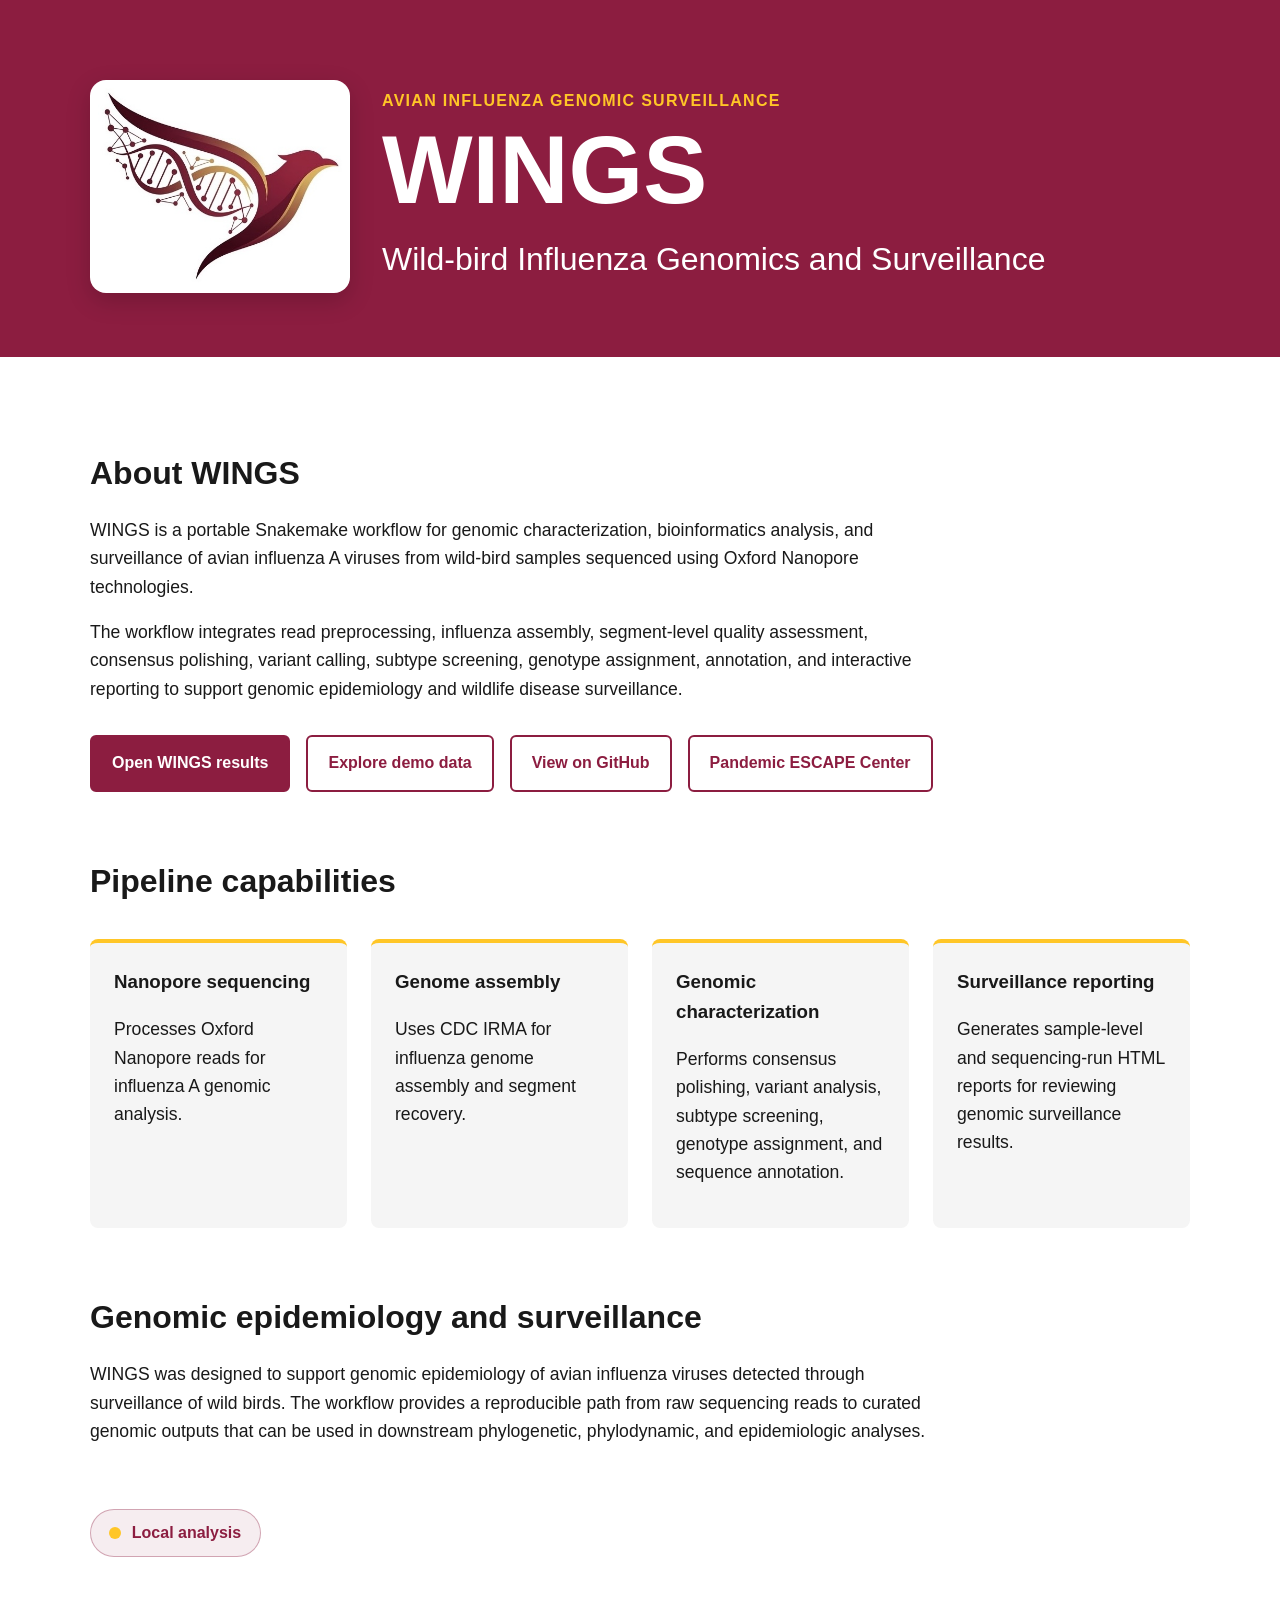
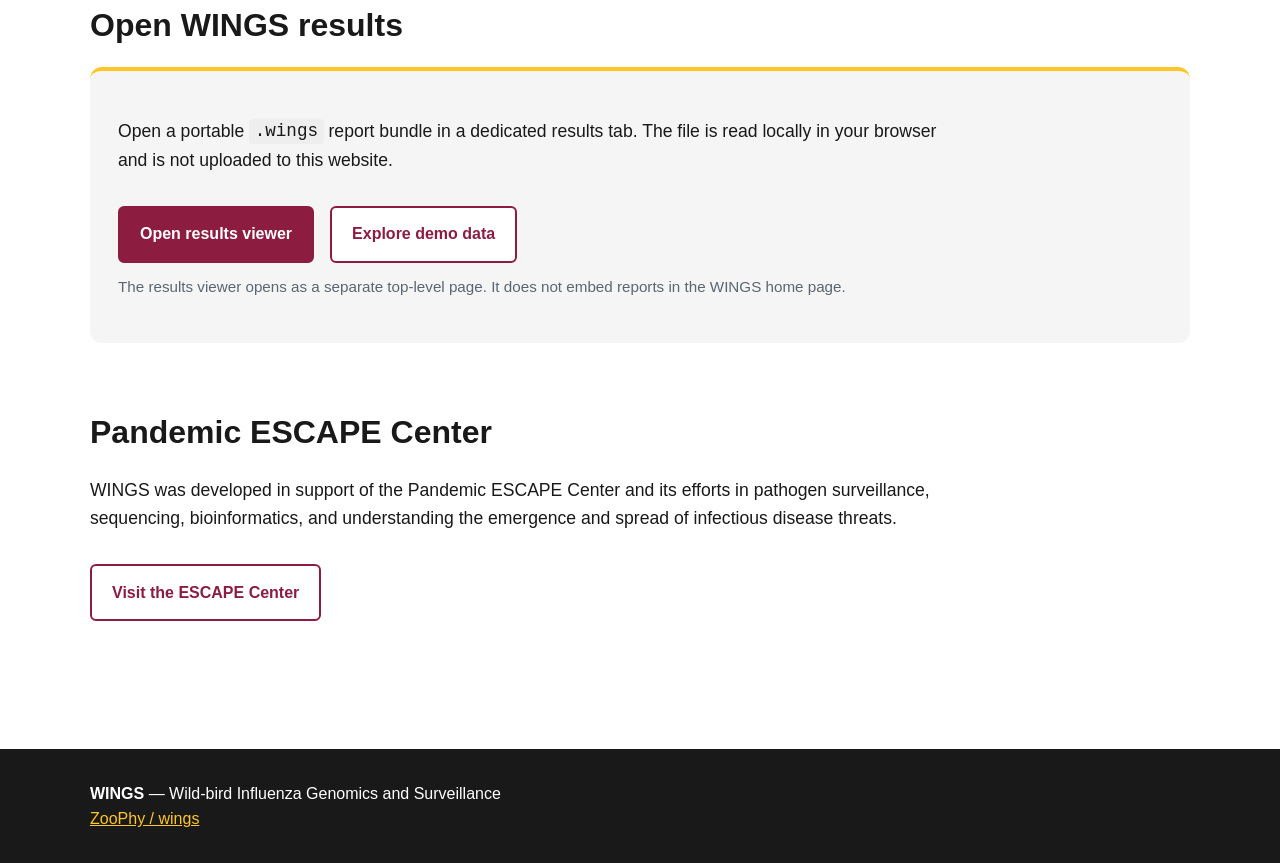
<file: index.html>
<!DOCTYPE html>
<html lang="en">
<head>
  <meta charset="UTF-8">
  <meta name="viewport" content="width=device-width, initial-scale=1.0">

  <title>WINGS | Wild-bird Influenza Genomics and Surveillance</title>

  <meta
    name="description"
    content="WINGS is a bioinformatics workflow for genomic characterization and surveillance of avian influenza viruses from wild-bird samples."
  >

  <style>
    :root {
      --maroon: #8C1D40;
      --gold: #FFC627;
      --black: #191919;
      --gray: #5c6670;
      --light-gray: #f5f5f5;
      --white: #ffffff;
    }

    * {
      box-sizing: border-box;
    }

    body {
      margin: 0;
      font-family: -apple-system, BlinkMacSystemFont, "Segoe UI", Arial, sans-serif;
      color: var(--black);
      background: var(--white);
      line-height: 1.6;
    }

    header {
      background: var(--maroon);
      color: var(--white);
      padding: 5rem 1.5rem 4rem;
    }

    .container {
      max-width: 1100px;
      margin: 0 auto;
    }

    .eyebrow {
      color: var(--gold);
      font-weight: 700;
      text-transform: uppercase;
      letter-spacing: 0.08em;
      margin-bottom: 0.5rem;
    }

    h1 {
      font-size: clamp(3rem, 8vw, 6rem);
      line-height: 1;
      margin: 0;
    }

    .subtitle {
      font-size: clamp(1.25rem, 3vw, 2rem);
      margin-top: 1rem;
      max-width: 850px;
    }

    main {
      padding: 4rem 1.5rem;
    }

    section {
      margin-bottom: 4rem;
    }

    h2 {
      font-size: 2rem;
      margin-bottom: 1rem;
    }

    p {
      font-size: 1.1rem;
      max-width: 850px;
    }

    .buttons {
      display: flex;
      flex-wrap: wrap;
      gap: 1rem;
      margin-top: 2rem;
    }

    .button {
      display: inline-block;
      padding: 0.85rem 1.25rem;
      border-radius: 6px;
      text-decoration: none;
      font-weight: 700;
      border: 2px solid var(--maroon);
    }

    .button-primary {
      background: var(--maroon);
      color: var(--white);
    }

    .button-secondary {
      background: var(--white);
      color: var(--maroon);
    }

    .grid {
      display: grid;
      grid-template-columns: repeat(auto-fit, minmax(230px, 1fr));
      gap: 1.5rem;
      margin-top: 2rem;
    }

    .card {
      background: var(--light-gray);
      padding: 1.5rem;
      border-radius: 8px;
      border-top: 4px solid var(--gold);
    }

    .card h3 {
      margin-top: 0;
    }

    code {
      background: #eeeeee;
      padding: 0.15rem 0.35rem;
      border-radius: 4px;
    }

    .hero-wrap {
      display: flex;
      align-items: center;
      gap: 2rem;
      flex-wrap: wrap;
    }

    .hero-logo {
      width: min(260px, 34vw);
      max-width: 260px;
      border-radius: 16px;
      background: var(--white);
      padding: 0.5rem;
      box-shadow: 0 8px 24px rgba(0, 0, 0, 0.18);
    }

    .hero-copy {
      flex: 1 1 460px;
    }

    @media (max-width: 700px) {
      .hero-logo {
        width: 180px;
      }
    }


    .local-badge {
      display: inline-flex;
      align-items: center;
      gap: 0.65rem;
      padding: 0.65rem 1.15rem;
      border: 1.5px solid rgba(140, 29, 64, 0.35);
      border-radius: 999px;
      background: rgba(140, 29, 64, 0.08);
      color: var(--maroon);
      font-weight: 700;
      font-size: 1rem;
      margin-bottom: 1rem;
    }

    .local-dot {
      width: 0.75rem;
      height: 0.75rem;
      border-radius: 50%;
      background: var(--gold);
      flex: 0 0 auto;
    }

    .modal-backdrop {
      position: fixed;
      inset: 0;
      background: rgba(0, 0, 0, 0.55);
      display: none;
      align-items: center;
      justify-content: center;
      padding: 1.5rem;
      z-index: 1000;
    }

    .modal-backdrop.is-open { display: flex; }

    .modal {
      width: min(560px, 100%);
      background: var(--white);
      border-radius: 12px;
      box-shadow: 0 18px 50px rgba(0, 0, 0, 0.3);
      padding: 1.75rem;
    }

    .modal h2 { margin-top: 0; margin-bottom: 0.75rem; }
    .modal p { font-size: 1rem; }

    .modal-command {
      display: block;
      margin: 1rem 0;
      padding: 0.85rem 1rem;
      background: var(--light-gray);
      border-left: 4px solid var(--gold);
      border-radius: 6px;
      font-family: ui-monospace, SFMono-Regular, Menlo, Monaco, Consolas, monospace;
      overflow-wrap: anywhere;
    }

    .modal-actions {
      display: flex;
      flex-wrap: wrap;
      gap: 0.75rem;
      margin-top: 1.25rem;
    }

    .modal-close {
      background: var(--white);
      color: var(--maroon);
      cursor: pointer;
    }

    .results-launcher {
      background: var(--light-gray);
      border-radius: 12px;
      padding: 1.75rem;
      border-top: 4px solid var(--gold);
    }

    .results-actions {
      display: grid;
      grid-template-columns: repeat(auto-fit, minmax(260px, 1fr));
      gap: 1rem;
      margin-top: 1.25rem;
    }

    .drop-zone {
      border: 2px dashed rgba(140, 29, 64, 0.45);
      border-radius: 10px;
      background: var(--white);
      padding: 1.5rem;
      text-align: center;
      cursor: pointer;
      transition: border-color .15s ease, background .15s ease;
    }

    .drop-zone.is-dragover {
      border-color: var(--maroon);
      background: #fff8df;
    }

    .drop-zone strong {
      display: block;
      color: var(--maroon);
      font-size: 1.1rem;
      margin-bottom: .35rem;
    }

    .drop-zone small {
      color: var(--gray);
    }

    .results-note {
      color: var(--gray);
      font-size: .95rem;
      margin-top: .8rem;
    }

    .results-status {
      color: var(--gray);
      font-size: .95rem;
      margin-top: 1rem;
      min-height: 1.5em;
    }

    footer {
      background: var(--black);
      color: var(--white);
      padding: 2rem 1.5rem;
    }

    footer a {
      color: var(--gold);
    }
  </style>
</head>

<body>

<header>
  <div class="container">
    <div class="hero-wrap">
      <img
        class="hero-logo"
        src="wings_logo.jpg"
        alt="WINGS logo: stylized wild bird with a DNA helix"
      >

      <div class="hero-copy">
        <div class="eyebrow">Avian Influenza Genomic Surveillance</div>

        <h1>WINGS</h1>

        <div class="subtitle">
          Wild-bird Influenza Genomics and Surveillance
        </div>
      </div>
    </div>
  </div>
</header>

<main>
  <div class="container">

    <section>
      <h2>About WINGS</h2>

      <p>
        WINGS is a portable Snakemake workflow for genomic characterization,
        bioinformatics analysis, and surveillance of avian influenza A viruses
        from wild-bird samples sequenced using Oxford Nanopore technologies.
      </p>

      <p>
        The workflow integrates read preprocessing, influenza assembly,
        segment-level quality assessment, consensus polishing, variant calling,
        subtype screening, genotype assignment, annotation, and interactive
        reporting to support genomic epidemiology and wildlife disease
        surveillance.
      </p>

      <div class="buttons">
        <a class="button button-primary" href="results.html?v=20260809-2" target="_blank" rel="noopener">Open WINGS results</a>

        <a class="button button-secondary" href="results.html?demo=1&v=20260809-2" target="_blank" rel="noopener">
          Explore demo data
        </a>

        <a
          class="button button-secondary"
          href="https://github.com/ZooPhy/wings"
        >
          View on GitHub
        </a>

        <a
          class="button button-secondary"
          href="https://escape.engr.uky.edu/"
        >
          Pandemic ESCAPE Center
        </a>
      </div>
    </section>

    <section>
      <h2>Pipeline capabilities</h2>

      <div class="grid">

        <div class="card">
          <h3>Nanopore sequencing</h3>
          <p>
            Processes Oxford Nanopore reads for influenza A genomic analysis.
          </p>
        </div>

        <div class="card">
          <h3>Genome assembly</h3>
          <p>
            Uses CDC IRMA for influenza genome assembly and segment recovery.
          </p>
        </div>

        <div class="card">
          <h3>Genomic characterization</h3>
          <p>
            Performs consensus polishing, variant analysis, subtype screening,
            genotype assignment, and sequence annotation.
          </p>
        </div>

        <div class="card">
          <h3>Surveillance reporting</h3>
          <p>
            Generates sample-level and sequencing-run HTML reports for
            reviewing genomic surveillance results.
          </p>
        </div>

      </div>
    </section>

    <section>
      <h2>Genomic epidemiology and surveillance</h2>

      <p>
        WINGS was designed to support genomic epidemiology of avian influenza
        viruses detected through surveillance of wild birds. The workflow
        provides a reproducible path from raw sequencing reads to curated
        genomic outputs that can be used in downstream phylogenetic,
        phylodynamic, and epidemiologic analyses.
      </p>
    </section>

    <section id="results-viewer">
      <div class="local-badge" aria-label="Local analysis">
        <span class="local-dot" aria-hidden="true"></span>
        Local analysis
      </div>

      <h2>Open WINGS results</h2>

      <div class="results-launcher">
        <p>
          Open a portable <code>.wings</code> report bundle in a dedicated results tab.
          The file is read locally in your browser and is not uploaded to this website.
        </p>

        <div class="buttons">
          <a class="button button-primary" href="results.html?v=20260809-2" target="_blank" rel="noopener">
            Open results viewer
          </a>
          <a class="button button-secondary" href="results.html?demo=1&v=20260809-2" target="_blank" rel="noopener">
            Explore demo data
          </a>
        </div>

        <p class="results-note">
          The results viewer opens as a separate top-level page. It does not embed reports in the WINGS home page.
        </p>
      </div>
    </section>

    <section>
      <h2>Pandemic ESCAPE Center</h2>

      <p>
        WINGS was developed in support of the Pandemic ESCAPE Center and its
        efforts in pathogen surveillance, sequencing, bioinformatics, and
        understanding the emergence and spread of infectious disease threats.
      </p>

      <div class="buttons">
        <a
          class="button button-secondary"
          href="https://escape.engr.uky.edu/"
        >
          Visit the ESCAPE Center
        </a>
      </div>
    </section>

  </div>
</main>

<footer>
  <div class="container">
    <strong>WINGS</strong> — Wild-bird Influenza Genomics and Surveillance
    <br>
    <a href="https://github.com/ZooPhy/wings">
      ZooPhy / wings
    </a>
  </div>
</footer>

<!-- WINGS_WEB_BUILD 2026-08-09-separate-results-v2 -->


</body>
</html>
</file>
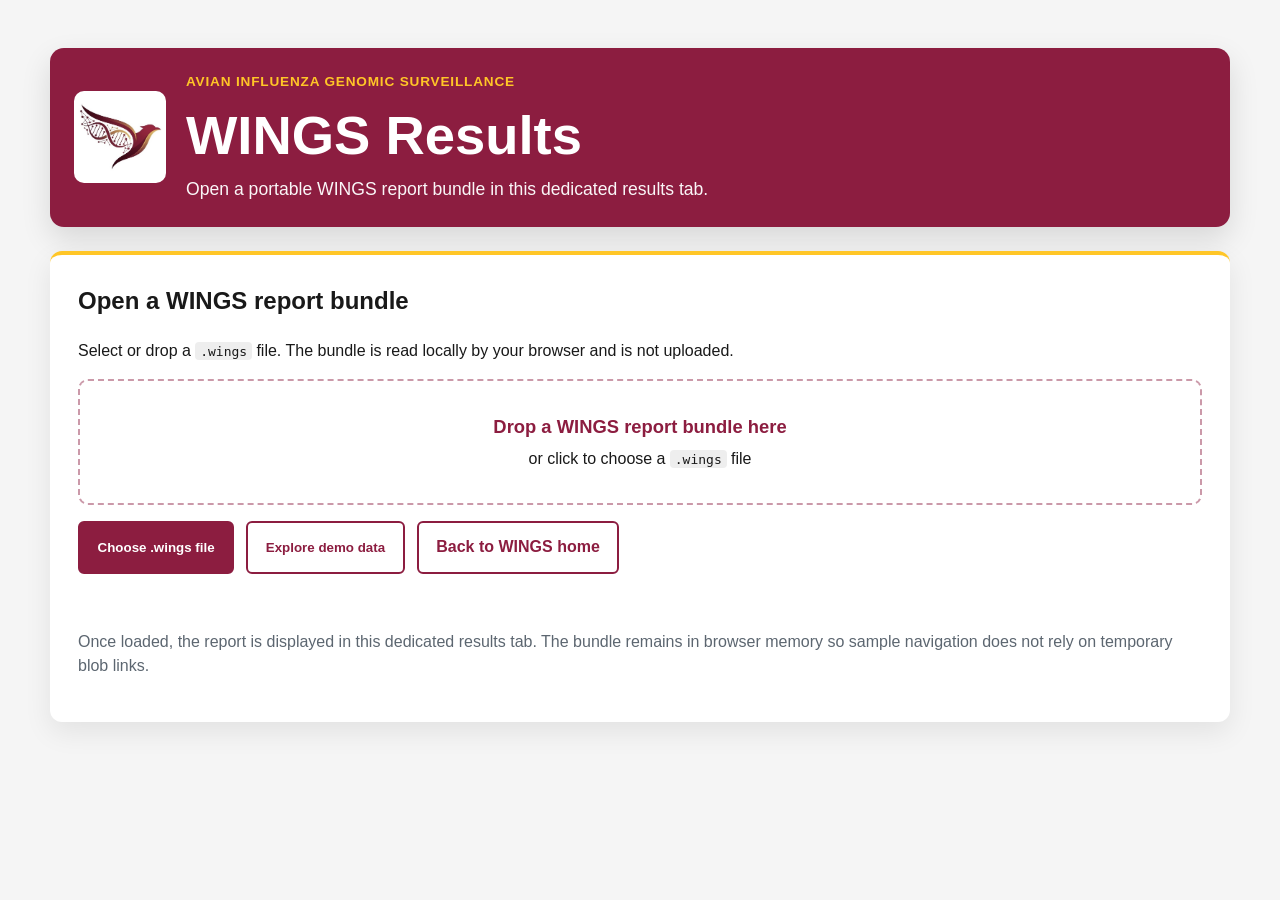
<file: results.html>
<!DOCTYPE html>
<html lang="en">
<head>
  <meta charset="UTF-8">
  <meta name="viewport" content="width=device-width, initial-scale=1.0">
  <meta http-equiv="Cache-Control" content="no-cache, no-store, must-revalidate">
  <meta http-equiv="Pragma" content="no-cache">
  <meta http-equiv="Expires" content="0">
  <title>WINGS Results</title>
  <style>
    :root {
      --maroon: #8C1D40;
      --gold: #FFC627;
      --black: #191919;
      --gray: #5c6670;
      --light-gray: #f5f5f5;
      --white: #ffffff;
    }

    * { box-sizing: border-box; }

    body {
      margin: 0;
      font-family: -apple-system, BlinkMacSystemFont, "Segoe UI", Arial, sans-serif;
      color: var(--black);
      background: var(--light-gray);
      line-height: 1.5;
    }

    .shell {
      width: min(1180px, calc(100% - 2rem));
      margin: 3rem auto;
    }

    .header {
      background: var(--maroon);
      color: var(--white);
      border-radius: 14px;
      padding: 1.5rem;
      display: flex;
      align-items: center;
      gap: 1.25rem;
      box-shadow: 0 12px 30px rgba(0,0,0,.12);
    }

    .header img {
      width: 92px;
      height: 92px;
      object-fit: contain;
      background: var(--white);
      border-radius: 10px;
      padding: .25rem;
    }

    .eyebrow {
      color: var(--gold);
      font-weight: 800;
      text-transform: uppercase;
      letter-spacing: .06em;
      font-size: .85rem;
    }

    h1 {
      margin: .15rem 0 0;
      font-size: clamp(2rem, 5vw, 3.4rem);
    }

    .subtitle {
      font-size: 1.1rem;
      opacity: .96;
    }

    .panel {
      margin-top: 1.5rem;
      background: var(--white);
      border-top: 4px solid var(--gold);
      border-radius: 12px;
      padding: 1.75rem;
      box-shadow: 0 10px 28px rgba(0,0,0,.08);
    }

    .panel h2 { margin-top: 0; }

    .drop-zone {
      border: 2px dashed rgba(140,29,64,.45);
      border-radius: 10px;
      padding: 2rem 1.25rem;
      text-align: center;
      cursor: pointer;
      transition: border-color .15s ease, background .15s ease;
    }

    .drop-zone.is-dragover {
      border-color: var(--maroon);
      background: #fff8df;
    }

    .drop-zone strong {
      display: block;
      color: var(--maroon);
      font-size: 1.15rem;
      margin-bottom: .4rem;
    }

    .actions {
      display: flex;
      flex-wrap: wrap;
      gap: .75rem;
      margin-top: 1rem;
    }

    .button {
      display: inline-block;
      padding: .8rem 1.1rem;
      border: 2px solid var(--maroon);
      border-radius: 6px;
      background: var(--white);
      color: var(--maroon);
      text-decoration: none;
      font-weight: 750;
      cursor: pointer;
    }

    .button-primary {
      background: var(--maroon);
      color: var(--white);
    }

    .note { color: var(--gray); }
    .status { margin-top: 1rem; color: var(--gray); min-height: 1.5em; }
    code { background: #eee; padding: .1rem .3rem; border-radius: 4px; }

    #report-viewer {
      display: none;
      min-height: 100vh;
      background: var(--light-gray);
    }

    #report-viewer.is-open {
      display: flex;
      flex-direction: column;
    }

    .report-toolbar {
      position: sticky;
      top: 0;
      z-index: 1000;
      display: flex;
      align-items: center;
      justify-content: space-between;
      gap: .75rem;
      padding: .75rem 1rem;
      background: rgba(255,255,255,.97);
      border-bottom: 1px solid #ddd;
      backdrop-filter: blur(8px);
    }

    .report-status {
      color: var(--gray);
      font-size: .95rem;
      overflow-wrap: anywhere;
    }

    .report-actions {
      display: flex;
      flex-wrap: wrap;
      justify-content: flex-end;
      gap: .65rem;
    }

    .report-frame {
      display: block;
      width: 100%;
      height: calc(100vh - 72px);
      min-height: 640px;
      border: 0;
      background: var(--white);
    }

    @media (max-width: 620px) {
      .shell { margin: 1rem auto; }
      .header { align-items: flex-start; }
      .header img { width: 72px; height: 72px; }
      .report-toolbar { align-items: flex-start; }
      .report-frame { height: calc(100vh - 118px); }
    }
  </style>
</head>
<body>
  <!-- WINGS_WEB_BUILD 2026-08-09-separate-results-v3-no-blob-navigation -->

  <main class="shell" id="bundle-launcher">
    <div class="header">
      <img src="wings_logo.jpg" alt="WINGS logo">
      <div>
        <div class="eyebrow">Avian Influenza Genomic Surveillance</div>
        <h1>WINGS Results</h1>
        <div class="subtitle">Open a portable WINGS report bundle in this dedicated results tab.</div>
      </div>
    </div>

    <section class="panel">
      <h2>Open a WINGS report bundle</h2>
      <p>
        Select or drop a <code>.wings</code> file. The bundle is read locally by your browser and is not uploaded.
      </p>

      <div class="drop-zone" id="drop-zone" tabindex="0" role="button" aria-controls="file-input">
        <strong>Drop a WINGS report bundle here</strong>
        <span>or click to choose a <code>.wings</code> file</span>
      </div>

      <div class="actions">
        <button class="button button-primary" type="button" id="choose-file">Choose .wings file</button>
        <button class="button" type="button" id="open-demo">Explore demo data</button>
        <a class="button" href="./">Back to WINGS home</a>
      </div>

      <div class="status" id="status" aria-live="polite"></div>
      <p class="note">Once loaded, the report is displayed in this dedicated results tab. The bundle remains in browser memory so sample navigation does not rely on temporary blob links.</p>
    </section>
  </main>

  <section id="report-viewer" aria-label="WINGS report viewer">
    <div class="report-toolbar">
      <div class="report-status" id="report-status">WINGS results</div>
      <div class="report-actions">
        <button class="button" type="button" id="back-to-run" hidden>Back to run summary</button>
        <button class="button" type="button" id="open-another">Open another .wings file</button>
        <button class="button" type="button" id="close-results">Close results</button>
      </div>
    </div>
    <iframe class="report-frame" id="report-frame" title="WINGS report"></iframe>
  </section>

  <input id="file-input" type="file" accept=".wings,application/json" hidden>

  <script>
    const fileInput = document.getElementById("file-input");
    const chooseFile = document.getElementById("choose-file");
    const openDemo = document.getElementById("open-demo");
    const dropZone = document.getElementById("drop-zone");
    const status = document.getElementById("status");
    const bundleLauncher = document.getElementById("bundle-launcher");
    const reportViewer = document.getElementById("report-viewer");
    const reportFrame = document.getElementById("report-frame");
    const reportStatus = document.getElementById("report-status");
    const backToRun = document.getElementById("back-to-run");
    const openAnother = document.getElementById("open-another");
    const closeResults = document.getElementById("close-results");

    let currentBundle = null;
    let currentRunLabel = "WINGS run summary";

    function normalizeSampleKey(value) {
      return String(value || "")
        .replace(/[?#].*$/, "")
        .replace(/\.sample_summary\.html$/i, "")
        .replace(/^.*\//, "");
    }

    function getRunSummaryHtml(bundle) {
      if (!bundle || !bundle.run_summary) return null;
      if (typeof bundle.run_summary === "string") return bundle.run_summary;
      if (typeof bundle.run_summary === "object" && typeof bundle.run_summary.html === "string") {
        return bundle.run_summary.html;
      }
      return null;
    }

    function getSampleHtml(bundle, sampleId) {
      if (!bundle || !bundle.samples) return null;

      const direct = bundle.samples[sampleId];
      if (typeof direct === "string") return direct;
      if (direct && typeof direct === "object" && typeof direct.html === "string") return direct.html;

      const normalized = normalizeSampleKey(sampleId);
      for (const [key, value] of Object.entries(bundle.samples)) {
        const filename = value && typeof value === "object" ? value.filename : "";
        const keyMatches = normalizeSampleKey(key) === normalized;
        const filenameMatches = filename && normalizeSampleKey(filename) === normalized;

        if (keyMatches || filenameMatches) {
          if (typeof value === "string") return value;
          if (value && typeof value === "object" && typeof value.html === "string") return value.html;
        }
      }
      return null;
    }

    function validateBundle(bundle) {
      if (!bundle || typeof bundle !== "object") throw new Error("The selected file is not a valid WINGS bundle.");
      if (bundle.format !== "WINGS_REPORT_BUNDLE") throw new Error("This file is not a WINGS report bundle.");
      if (!getRunSummaryHtml(bundle)) throw new Error("The bundle does not contain a run summary.");
      if (!bundle.samples || typeof bundle.samples !== "object") throw new Error("The bundle does not contain sample reports.");
      return bundle;
    }

    function renderReport(html, label, viewType) {
      if (!html) throw new Error(`No HTML was found for ${label}.`);

      bundleLauncher.style.display = "none";
      reportViewer.classList.add("is-open");
      reportStatus.textContent = label;
      backToRun.hidden = viewType !== "sample";
      reportFrame.srcdoc = html;
      window.scrollTo(0, 0);
    }

    function renderRunSummary() {
      if (!currentBundle) return;
      renderReport(getRunSummaryHtml(currentBundle), currentRunLabel, "run");
    }

    function attachReportNavigation() {
      const doc = reportFrame.contentDocument;
      if (!doc || !currentBundle) return;

      doc.addEventListener("click", (event) => {
        const target = event.target;
        const link = target && typeof target.closest === "function" ? target.closest("a") : null;
        if (!link) return;

        const rawHref = link.getAttribute("href") || "";

        if (rawHref.startsWith("#")) {
          event.preventDefault();
          event.stopPropagation();

          const id = decodeURIComponent(rawHref.slice(1));
          if (!id) return;

          const section = doc.getElementById(id) || doc.querySelector(`[name="${CSS.escape(id)}"]`);
          if (section) section.scrollIntoView({ behavior: "smooth", block: "start" });
          return;
        }

        if (!/sample_summary\.html(?:[?#].*)?$/i.test(rawHref)) return;

        event.preventDefault();
        event.stopPropagation();
        event.stopImmediatePropagation();

        const sampleHtml = getSampleHtml(currentBundle, rawHref);
        if (!sampleHtml) {
          window.alert("The selected sample report was not found in this WINGS bundle.");
          return;
        }

        renderReport(sampleHtml, normalizeSampleKey(rawHref), "sample");
      }, true);
    }

    async function openBundle(bundle, label) {
      currentBundle = validateBundle(bundle);
      currentRunLabel = label || "WINGS run summary";
      renderRunSummary();
    }

    async function loadFile(file) {
      status.textContent = `Reading ${file.name}...`;
      const text = await file.text();
      const bundle = JSON.parse(text);
      const label = `${file.name} · ${Object.keys(bundle.samples || {}).length} sample reports`;
      await openBundle(bundle, label);
    }

    async function loadDemo() {
      status.textContent = "Loading demo data...";
      const response = await fetch("demo/wings_demo.wings", { cache: "no-store" });
      if (!response.ok) throw new Error("Demo bundle is not available yet.");
      const bundle = await response.json();
      const label = `Demo WINGS run · ${Object.keys(bundle.samples || {}).length} sample reports`;
      await openBundle(bundle, label);
    }

    reportFrame.addEventListener("load", attachReportNavigation);

    backToRun.addEventListener("click", renderRunSummary);

    openAnother.addEventListener("click", () => {
      currentBundle = null;
      currentRunLabel = "WINGS run summary";
      reportFrame.removeAttribute("srcdoc");
      reportViewer.classList.remove("is-open");
      bundleLauncher.style.display = "block";
      status.textContent = "";
      window.scrollTo(0, 0);
    });

    closeResults.addEventListener("click", () => {
      window.close();
    });

    chooseFile.addEventListener("click", () => fileInput.click());
    dropZone.addEventListener("click", () => fileInput.click());
    dropZone.addEventListener("keydown", (event) => {
      if (event.key === "Enter" || event.key === " ") {
        event.preventDefault();
        fileInput.click();
      }
    });

    fileInput.addEventListener("change", async () => {
      if (!fileInput.files.length) return;
      try {
        await loadFile(fileInput.files[0]);
      } catch (error) {
        status.textContent = error.message;
      } finally {
        fileInput.value = "";
      }
    });

    ["dragenter", "dragover"].forEach((name) => {
      dropZone.addEventListener(name, (event) => {
        event.preventDefault();
        dropZone.classList.add("is-dragover");
      });
    });

    ["dragleave", "drop"].forEach((name) => {
      dropZone.addEventListener(name, (event) => {
        event.preventDefault();
        dropZone.classList.remove("is-dragover");
      });
    });

    dropZone.addEventListener("drop", async (event) => {
      const file = event.dataTransfer.files && event.dataTransfer.files[0];
      if (!file) return;
      try {
        await loadFile(file);
      } catch (error) {
        status.textContent = error.message;
      }
    });

    openDemo.addEventListener("click", async () => {
      try {
        await loadDemo();
      } catch (error) {
        status.textContent = error.message;
      }
    });

    if (new URLSearchParams(window.location.search).get("demo") === "1") {
      loadDemo().catch((error) => { status.textContent = error.message; });
    }
  </script>
</body>
</html>
</file>
